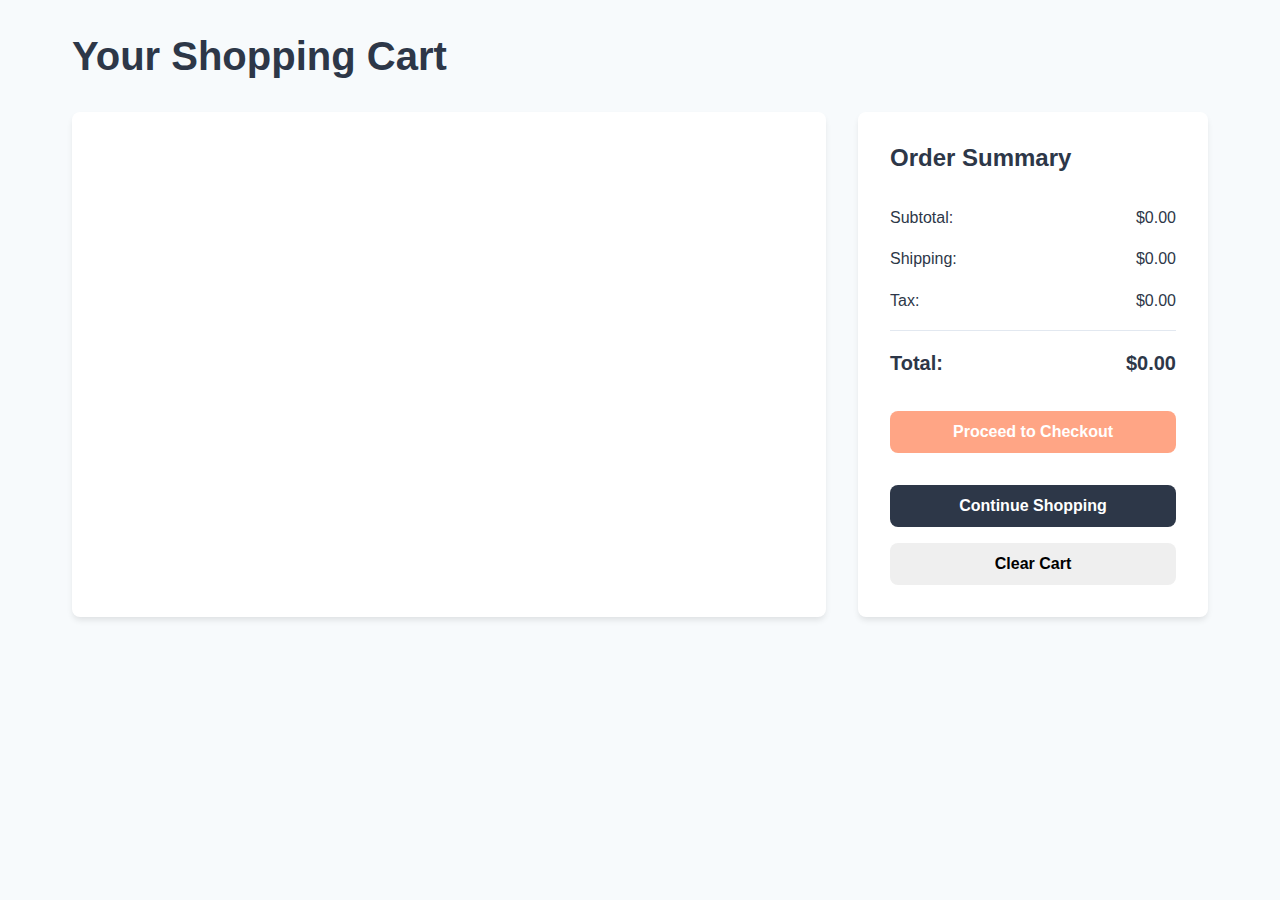
<file: frontend/pages/cart.html>
<!DOCTYPE html>
<html lang="en">
<head>
    <meta charset="UTF-8">
    <meta name="viewport" content="width=device-width, initial-scale=1.0">
    <title>Cart - BEAST Tech & Gaming</title>
    <link rel="stylesheet" href="../css/style.css">
</head>
<body>
    <div id="header"></div>

    <main class="cart-container">
        <h1>Your Shopping Cart</h1>
        
        <div class="cart-layout">
            <div class="cart-items">
                <div id="cartItemsList">
                    <!-- Cart items loaded dynamically -->
                </div>
                
                <div class="cart-empty" id="emptyCartMessage" style="display: none;">
                    <h3>Your cart is empty</h3>
                    <p>Start building your BEAST!</p>
                    <button class="btn btn-primary" onclick="location.href='pc-builder.html'">
                        Start PC Builder
                    </button>
                </div>
            </div>
            
            <div class="cart-summary">
                <h3>Order Summary</h3>
                <div class="summary-details">
                    <div class="summary-line">
                        <span>Subtotal:</span>
                        <span id="summarySubtotal">$0.00</span>
                    </div>
                    <div class="summary-line">
                        <span>Shipping:</span>
                        <span id="summaryShipping">$0.00</span>
                    </div>
                    <div class="summary-line">
                        <span>Tax:</span>
                        <span id="summaryTax">$0.00</span>
                    </div>
                    <div class="summary-line total">
                        <span>Total:</span>
                        <span id="summaryTotal">$0.00</span>
                    </div>
                </div>
                
                <button class="btn btn-primary btn-full" id="checkoutBtn" disabled>
                    Proceed to Checkout
                </button>
                
                <div class="cart-actions">
                    <button class="btn btn-secondary" onclick="location.href='products.html'">
                        Continue Shopping
                    </button>
                    <button class="btn btn-link" id="clearCartBtn">
                        Clear Cart
                    </button>
                </div>
            </div>
        </div>
    </main>

    <div id="footer"></div>

    <script src="../js/cart.js"></script>
    <script>
        document.getElementById('header').innerHTML = await fetch('../components/header.html').then(r => r.text());
        document.getElementById('footer').innerHTML = await fetch('../components/footer.html').then(r => r.text());
        loadCart();
    </script>
</body>
</html>
</file>
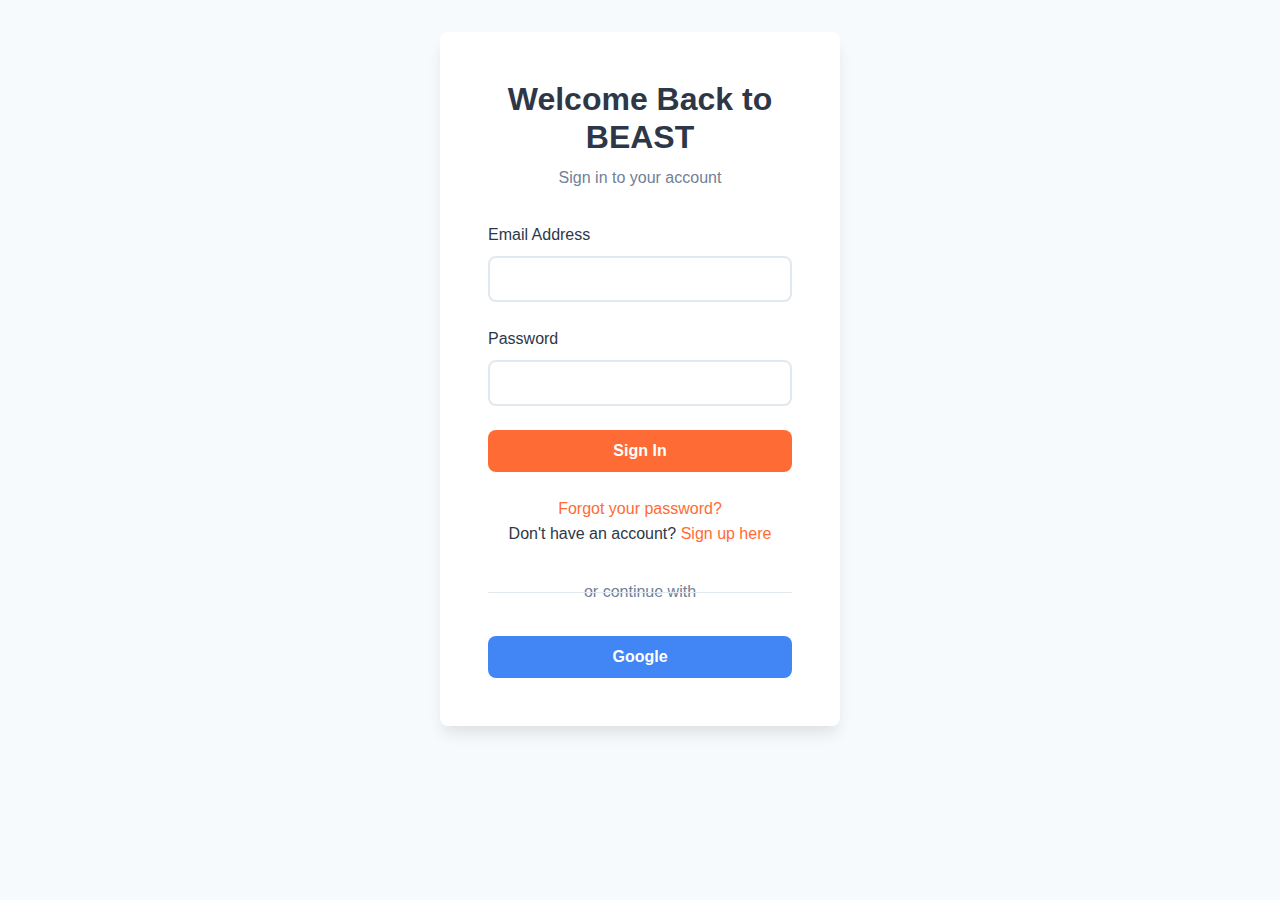
<file: frontend/pages/login.html>
<!DOCTYPE html>
<html lang="en">
<head>
    <meta charset="UTF-8">
    <meta name="viewport" content="width=device-width, initial-scale=1.0">
    <title>Login - BEAST Tech & Gaming</title>
    <link rel="stylesheet" href="../css/style.css">
</head>
<body>
    <div id="header"></div>

    <main class="auth-container">
        <div class="auth-form">
            <h2>Welcome Back to BEAST</h2>
            <p>Sign in to your account</p>
            
            <form id="loginForm">
                <div class="form-group">
                    <label for="email">Email Address</label>
                    <input type="email" id="email" name="email" required>
                </div>
                
                <div class="form-group">
                    <label for="password">Password</label>
                    <input type="password" id="password" name="password" required>
                </div>
                
                <button type="submit" class="btn btn-primary btn-full">Sign In</button>
                
                <div class="auth-links">
                    <a href="forgot-password.html">Forgot your password?</a>
                    <p>Don't have an account? <a href="signup.html">Sign up here</a></p>
                </div>
            </form>
            
            <div class="auth-divider">
                <span>or continue with</span>
            </div>
            
            <button class="btn btn-google">Google</button>
        </div>
    </main>

    <div id="footer"></div>

    <script src="../js/auth.js"></script>
    <script>
        document.getElementById('header').innerHTML = await fetch('../components/header.html').then(r => r.text());
        document.getElementById('footer').innerHTML = await fetch('../components/footer.html').then(r => r.text());
    </script>
</body>
</html>
</file>
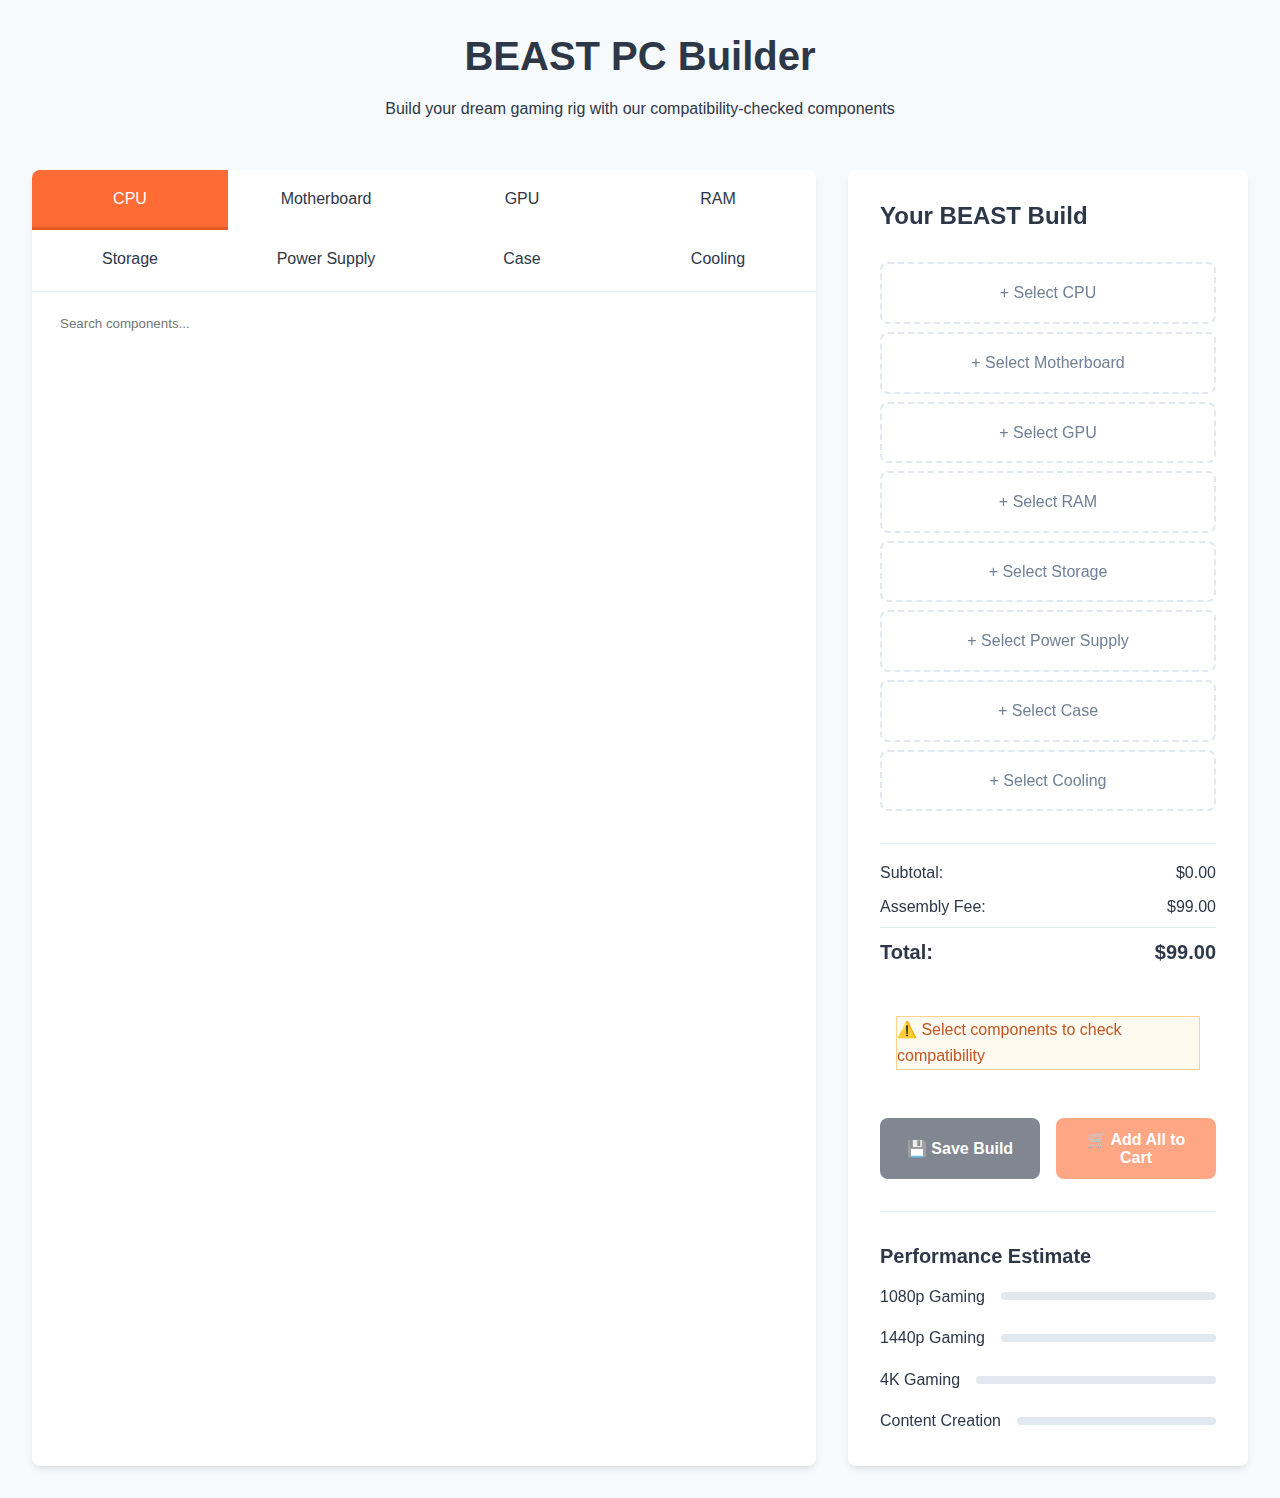
<file: frontend/pages/pc-builder.html>
<!DOCTYPE html>
<html lang="en">
<head>
    <meta charset="UTF-8">
    <meta name="viewport" content="width=device-width, initial-scale=1.0">
    <title>PC Builder - BEAST Tech & Gaming</title>
    <link rel="stylesheet" href="../css/style.css">
</head>
<body>
    <div id="header"></div>

    <main class="pc-builder-container">
        <div class="builder-header">
            <h1>BEAST PC Builder</h1>
            <p>Build your dream gaming rig with our compatibility-checked components</p>
        </div>

        <div class="builder-layout">
            <!-- Component Selection Sidebar -->
            <div class="components-sidebar">
                <div class="component-categories">
                    <div class="category active" data-category="cpu">CPU</div>
                    <div class="category" data-category="motherboard">Motherboard</div>
                    <div class="category" data-category="gpu">GPU</div>
                    <div class="category" data-category="ram">RAM</div>
                    <div class="category" data-category="storage">Storage</div>
                    <div class="category" data-category="psu">Power Supply</div>
                    <div class="category" data-category="case">Case</div>
                    <div class="category" data-category="cooling">Cooling</div>
                </div>

                <div class="components-list">
                    <div class="search-box">
                        <input type="text" id="componentSearch" placeholder="Search components...">
                    </div>
                    <div id="componentsGrid" class="components-grid">
                        <!-- Components loaded dynamically -->
                    </div>
                </div>
            </div>

            <!-- Build Preview & Summary -->
            <div class="build-preview">
                <div class="build-summary">
                    <h3>Your BEAST Build</h3>
                    <div id="buildComponents" class="build-components">
                        <div class="build-item empty" data-component="cpu">
                            <span>+ Select CPU</span>
                        </div>
                        <div class="build-item empty" data-component="motherboard">
                            <span>+ Select Motherboard</span>
                        </div>
                        <div class="build-item empty" data-component="gpu">
                            <span>+ Select GPU</span>
                        </div>
                        <div class="build-item empty" data-component="ram">
                            <span>+ Select RAM</span>
                        </div>
                        <div class="build-item empty" data-component="storage">
                            <span>+ Select Storage</span>
                        </div>
                        <div class="build-item empty" data-component="psu">
                            <span>+ Select Power Supply</span>
                        </div>
                        <div class="build-item empty" data-component="case">
                            <span>+ Select Case</span>
                        </div>
                        <div class="build-item empty" data-component="cooling">
                            <span>+ Select Cooling</span>
                        </div>
                    </div>

                    <div class="build-total">
                        <div class="total-line">
                            <span>Subtotal:</span>
                            <span id="subtotal">$0.00</span>
                        </div>
                        <div class="total-line">
                            <span>Assembly Fee:</span>
                            <span id="assemblyFee">$99.00</span>
                        </div>
                        <div class="total-line final">
                            <span>Total:</span>
                            <span id="totalPrice">$99.00</span>
                        </div>
                    </div>

                    <div class="compatibility-status">
                        <div id="compatibilityCheck" class="compatibility-warning">
                            ⚠️ Select components to check compatibility
                        </div>
                    </div>

                    <div class="build-actions">
                        <button class="btn btn-secondary" id="saveBuildBtn" disabled>
                            💾 Save Build
                        </button>
                        <button class="btn btn-primary" id="addToCartBtn" disabled>
                            🛒 Add All to Cart
                        </button>
                    </div>
                </div>

                <!-- Performance Estimates -->
                <div class="performance-estimates">
                    <h4>Performance Estimate</h4>
                    <div class="performance-metrics">
                        <div class="metric">
                            <span>1080p Gaming</span>
                            <div class="metric-bar">
                                <div class="metric-fill" id="metric1080p" style="width: 0%"></div>
                            </div>
                        </div>
                        <div class="metric">
                            <span>1440p Gaming</span>
                            <div class="metric-bar">
                                <div class="metric-fill" id="metric1440p" style="width: 0%"></div>
                            </div>
                        </div>
                        <div class="metric">
                            <span>4K Gaming</span>
                            <div class="metric-bar">
                                <div class="metric-fill" id="metric4k" style="width: 0%"></div>
                            </div>
                        </div>
                        <div class="metric">
                            <span>Content Creation</span>
                            <div class="metric-bar">
                                <div class="metric-fill" id="metricCreation" style="width: 0%"></div>
                            </div>
                        </div>
                    </div>
                </div>
            </div>
        </div>

        <!-- Saved Builds Modal -->
        <div id="savedBuildsModal" class="modal">
            <div class="modal-content">
                <span class="close">&times;</span>
                <h3>Your Saved Builds</h3>
                <div id="savedBuildsList" class="saved-builds-list">
                    <!-- Saved builds loaded here -->
                </div>
            </div>
        </div>
    </main>

    <div id="footer"></div>

    <script src="../js/pc-builder.js"></script>
    <script>
        document.getElementById('header').innerHTML = await fetch('../components/header.html').then(r => r.text());
        document.getElementById('footer').innerHTML = await fetch('../components/footer.html').then(r => r.text());
        initializePCBuilder();
    </script>
</body>
</html>
</file>
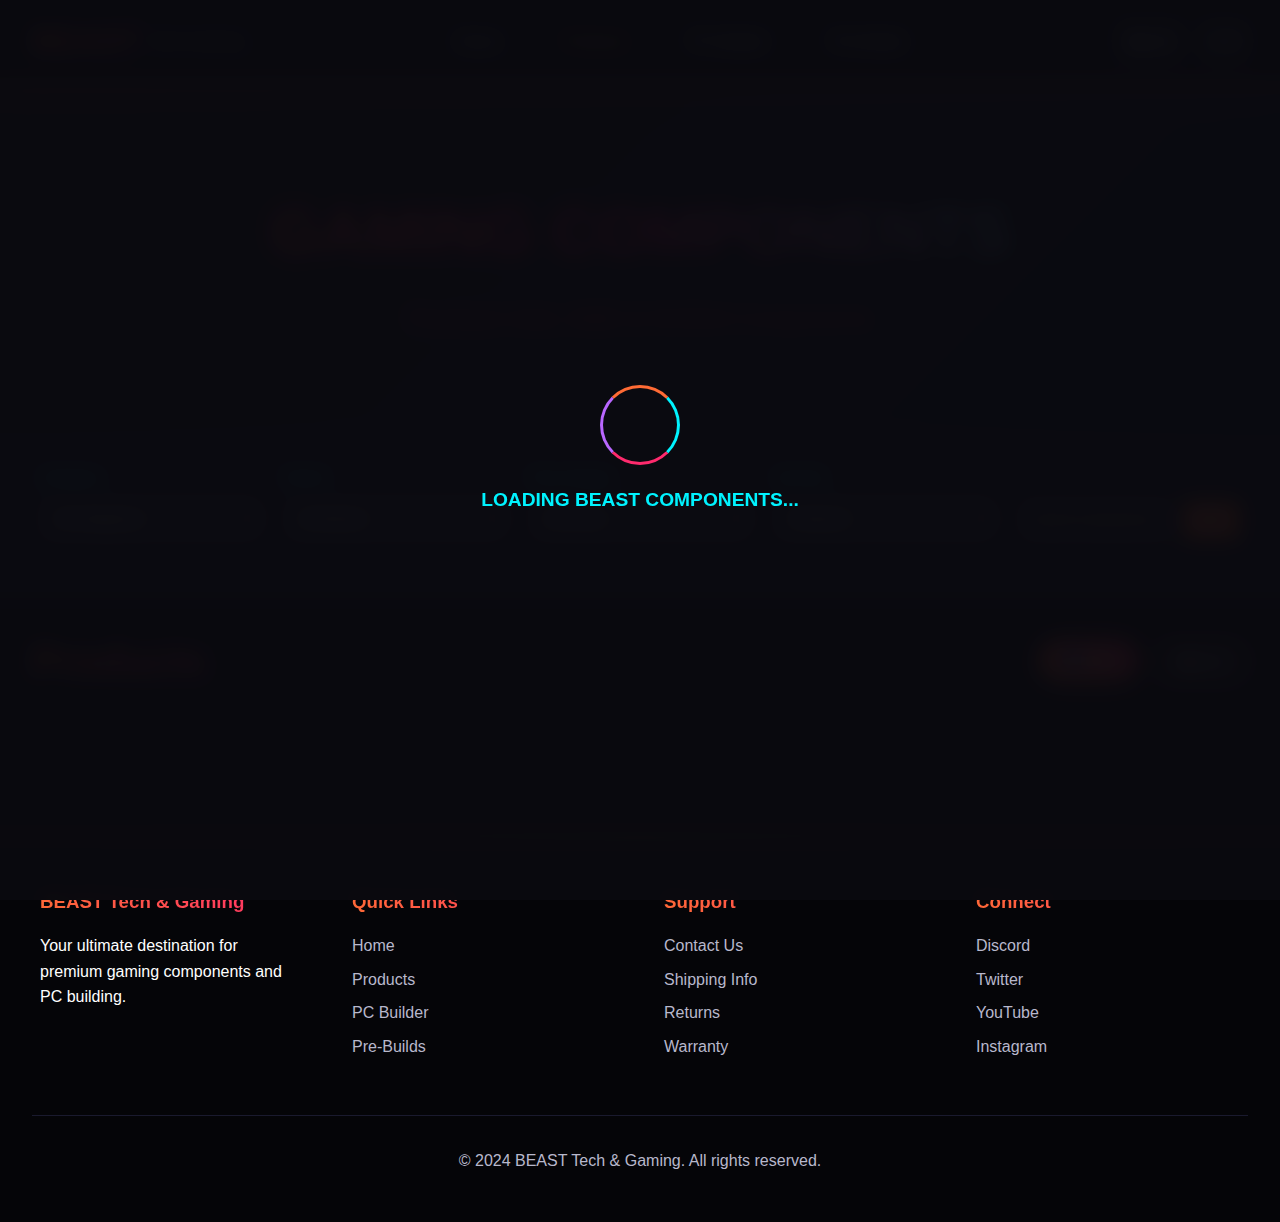
<file: frontend/pages/products.html>
<!DOCTYPE html>
<html lang="en">
<head>
    <meta charset="UTF-8">
    <meta name="viewport" content="width=device-width, initial-scale=1.0">
    <title>Products - BEAST Tech & Gaming</title>
    <style>
        /* ===== RESET & BASE STYLES ===== */
        * {
            margin: 0;
            padding: 0;
            box-sizing: border-box;
        }

        :root {
            --neon-blue: #00f3ff;
            --neon-purple: #b967ff;
            --neon-pink: #ff2a6d;
            --neon-green: #00ff9d;
            --neon-orange: #ff6b35;
            --dark-bg: #0a0a0f;
            --darker-bg: #050508;
            --card-bg: #1a1a2e;
            --card-hover: #252542;
            --text-primary: #ffffff;
            --text-secondary: #b8b8cc;
        }

        body {
            font-family: 'Segoe UI', Tahoma, Geneva, Verdana, sans-serif;
            background: var(--dark-bg);
            color: var(--text-primary);
            line-height: 1.6;
            overflow-x: hidden;
        }

        /* ===== ANIMATIONS ===== */
        @keyframes fadeInUp {
            from {
                opacity: 0;
                transform: translateY(50px);
            }
            to {
                opacity: 1;
                transform: translateY(0);
            }
        }

        @keyframes slideInRight {
            from {
                opacity: 0;
                transform: translateX(100px);
            }
            to {
                opacity: 1;
                transform: translateX(0);
            }
        }

        @keyframes rgb {
            0% { background-position: 0% 50%; }
            50% { background-position: 100% 50%; }
            100% { background-position: 0% 50%; }
        }

        @keyframes glow {
            0%, 100% { box-shadow: 0 0 5px var(--neon-orange); }
            50% { box-shadow: 0 0 20px var(--neon-orange), 0 0 30px var(--neon-orange); }
        }

        @keyframes pulse {
            0%, 100% { opacity: 1; }
            50% { opacity: 0.7; }
        }

        @keyframes spin {
            0% { transform: rotate(0deg); }
            100% { transform: rotate(360deg); }
        }

        @keyframes float {
            0%, 100% { transform: translateY(0px); }
            50% { transform: translateY(-10px); }
        }

        /* ===== HEADER STYLES ===== */
        .header {
            background: rgba(10, 10, 15, 0.95);
            backdrop-filter: blur(10px);
            border-bottom: 2px solid var(--neon-orange);
            box-shadow: 0 0 30px rgba(255, 107, 53, 0.3);
            position: sticky;
            top: 0;
            z-index: 1000;
        }

        .nav {
            display: flex;
            align-items: center;
            justify-content: space-between;
            padding: 1rem 2rem;
            max-width: 1400px;
            margin: 0 auto;
        }

        .nav-brand {
            display: flex;
            align-items: center;
            gap: 8px;
        }

        .logo {
            font-size: 2rem;
            font-weight: 900;
            background: linear-gradient(45deg, var(--neon-orange), var(--neon-pink));
            -webkit-background-clip: text;
            -webkit-text-fill-color: transparent;
            background-clip: text;
            text-decoration: none;
            font-family: 'Arial Black', sans-serif;
        }

        .logo-subtitle {
            font-size: 0.875rem;
            opacity: 0.8;
            color: var(--text-secondary);
        }

        .nav-links {
            display: flex;
            gap: 2rem;
        }

        .nav-links a {
            color: var(--text-primary);
            text-decoration: none;
            font-weight: 500;
            transition: all 0.3s ease;
            padding: 8px 16px;
            border-radius: 4px;
            position: relative;
        }

        .nav-links a::before {
            content: '';
            position: absolute;
            bottom: -2px;
            left: 50%;
            width: 0;
            height: 2px;
            background: linear-gradient(90deg, var(--neon-orange), var(--neon-pink));
            transition: all 0.3s ease;
            transform: translateX(-50%);
        }

        .nav-links a:hover::before {
            width: 80%;
        }

        .nav-links a.active {
            color: var(--neon-orange);
        }

        .nav-actions {
            display: flex;
            align-items: center;
            gap: 1rem;
        }

        .action-icons {
            display: flex;
            gap: 1rem;
        }

        .icon-link {
            color: var(--text-primary);
            text-decoration: none;
            padding: 8px;
            border-radius: 8px;
            transition: all 0.3s ease;
            background: rgba(255, 255, 255, 0.1);
        }

        .icon-link:hover {
            background: rgba(255, 107, 53, 0.2);
            transform: translateY(-2px);
        }

        /* ===== HERO SECTION ===== */
        .products-hero {
            background: linear-gradient(
                135deg,
                rgba(255, 107, 53, 0.1) 0%,
                rgba(185, 103, 255, 0.1) 50%,
                rgba(0, 243, 255, 0.1) 100%
            );
            padding: 6rem 2rem;
            text-align: center;
            position: relative;
            overflow: hidden;
        }

        .hero-content h1 {
            font-size: 4rem;
            margin-bottom: 1rem;
            background: linear-gradient(45deg, var(--neon-orange), var(--neon-pink), var(--neon-blue));
            -webkit-background-clip: text;
            -webkit-text-fill-color: transparent;
            background-clip: text;
            animation: float 3s ease-in-out infinite;
            font-family: 'Arial Black', sans-serif;
        }

        .rgb-text {
            background: linear-gradient(45deg, var(--neon-orange), var(--neon-pink), var(--neon-blue), var(--neon-purple));
            -webkit-background-clip: text;
            -webkit-text-fill-color: transparent;
            background-clip: text;
            background-size: 300% 300%;
            animation: rgb 3s ease infinite;
            font-size: 1.5rem;
        }

        /* ===== FILTERS SECTION ===== */
        .products-controls {
            background: var(--card-bg);
            border-bottom: 1px solid rgba(255, 107, 53, 0.3);
            padding: 2rem;
        }

        .controls-container {
            display: grid;
            grid-template-columns: repeat(auto-fit, minmax(200px, 1fr));
            gap: 1.5rem;
            max-width: 1200px;
            margin: 0 auto;
        }

        .filter-group label {
            display: block;
            margin-bottom: 0.5rem;
            color: var(--neon-blue);
            font-weight: 600;
            font-size: 0.9rem;
        }

        .cyber-select, .cyber-input {
            width: 100%;
            padding: 12px;
            background: rgba(255, 255, 255, 0.1);
            border: 1px solid rgba(255, 107, 53, 0.3);
            border-radius: 8px;
            color: var(--text-primary);
            font-family: inherit;
            transition: all 0.3s ease;
        }

        .cyber-select:focus, .cyber-input:focus {
            outline: none;
            border-color: var(--neon-orange);
            box-shadow: 0 0 15px rgba(255, 107, 53, 0.3);
        }

        .cyber-select option {
            background: var(--card-bg);
            color: var(--text-primary);
        }

        .search-group {
            display: flex;
            gap: 0.5rem;
            align-items: end;
        }

        .cyber-search-btn {
            background: var(--neon-orange);
            border: none;
            border-radius: 8px;
            padding: 12px 20px;
            cursor: pointer;
            transition: all 0.3s ease;
            color: white;
            font-weight: 600;
        }

        .cyber-search-btn:hover {
            background: var(--neon-pink);
            transform: scale(1.05);
            box-shadow: 0 0 20px rgba(255, 107, 53, 0.5);
        }

        .active-filters {
            max-width: 1200px;
            margin: 1.5rem auto 0;
            display: flex;
            flex-wrap: wrap;
            gap: 0.8rem;
            align-items: center;
            animation: slideInRight 0.5s ease-out;
        }

        .active-filter {
            background: rgba(255, 107, 53, 0.2);
            border: 1px solid var(--neon-orange);
            border-radius: 20px;
            padding: 0.6rem 1.2rem;
            display: flex;
            align-items: center;
            gap: 0.8rem;
            font-size: 0.9rem;
            animation: fadeInUp 0.3s ease-out;
        }

        .active-filter button {
            background: none;
            border: none;
            color: var(--neon-orange);
            cursor: pointer;
            font-size: 1.2rem;
            transition: transform 0.3s ease;
        }

        .active-filter button:hover {
            transform: scale(1.2);
        }

        .clear-all {
            background: transparent;
            border: 1px solid var(--neon-blue);
            color: var(--neon-blue);
            border-radius: 20px;
            padding: 0.6rem 1.2rem;
            cursor: pointer;
            font-size: 0.9rem;
            transition: all 0.3s ease;
        }

        .clear-all:hover {
            background: var(--neon-blue);
            color: var(--dark-bg);
            transform: translateY(-2px);
        }

        /* ===== PRODUCTS GRID ===== */
        .products-main {
            max-width: 1400px;
            margin: 0 auto;
            padding: 2rem;
        }

        .products-header {
            display: flex;
            justify-content: space-between;
            align-items: center;
            margin-bottom: 3rem;
        }

        .products-header h2 {
            font-size: 2.5rem;
            background: linear-gradient(45deg, var(--neon-orange), var(--neon-pink));
            -webkit-background-clip: text;
            -webkit-text-fill-color: transparent;
            background-clip: text;
        }

        .view-options {
            display: flex;
            gap: 1rem;
        }

        .view-btn {
            padding: 12px 24px;
            background: rgba(255, 255, 255, 0.1);
            border: 1px solid var(--neon-orange);
            color: var(--text-primary);
            border-radius: 25px;
            cursor: pointer;
            transition: all 0.3s ease;
            font-weight: 600;
            backdrop-filter: blur(10px);
        }

        .view-btn.active, .view-btn:hover {
            background: linear-gradient(45deg, var(--neon-orange), var(--neon-pink));
            transform: translateY(-2px);
            box-shadow: 0 5px 15px rgba(255, 107, 53, 0.4);
        }

        .products-grid {
            display: grid;
            grid-template-columns: repeat(auto-fill, minmax(300px, 1fr));
            gap: 2rem;
        }

        .list-view .products-grid {
            grid-template-columns: 1fr;
        }

        .product-card {
            background: linear-gradient(145deg, var(--card-bg), #16213e);
            border: 1px solid transparent;
            border-radius: 20px;
            overflow: hidden;
            transition: all 0.4s cubic-bezier(0.175, 0.885, 0.32, 1.275);
            animation: fadeInUp 0.8s ease-out;
            opacity: 0;
            animation-fill-mode: forwards;
            position: relative;
        }

        .product-card::before {
            content: '';
            position: absolute;
            top: -2px;
            left: -2px;
            right: -2px;
            bottom: -2px;
            background: linear-gradient(45deg, var(--neon-orange), var(--neon-pink), var(--neon-blue), var(--neon-purple));
            border-radius: 22px;
            z-index: -1;
            opacity: 0;
            transition: opacity 0.4s ease;
        }

        .product-card:hover::before {
            opacity: 1;
            animation: rgb 3s linear infinite;
        }

        .product-card:hover {
            transform: translateY(-15px) scale(1.02);
            box-shadow: 0 25px 50px rgba(0, 0, 0, 0.5);
        }

        .list-view .product-card {
            display: grid;
            grid-template-columns: 200px 1fr auto;
            gap: 2rem;
            padding: 2rem;
            align-items: center;
            animation: slideInRight 0.6s ease-out;
        }

        .product-image {
            position: relative;
            overflow: hidden;
        }

        .product-image img {
            width: 100%;
            height: 220px;
            object-fit: cover;
            transition: all 0.5s ease;
            filter: brightness(0.9);
        }

        .product-card:hover .product-image img {
            transform: scale(1.1);
            filter: brightness(1.1);
        }

        .list-view .product-image {
            height: 150px;
            border-radius: 10px;
            overflow: hidden;
        }

        .list-view .product-image img {
            height: 100%;
        }

        .product-badges {
            position: absolute;
            top: 15px;
            left: 15px;
            display: flex;
            flex-direction: column;
            gap: 0.8rem;
            z-index: 2;
        }

        .badge {
            padding: 6px 12px;
            border-radius: 15px;
            font-size: 0.7rem;
            font-weight: bold;
            text-transform: uppercase;
            letter-spacing: 0.5px;
            backdrop-filter: blur(10px);
            border: 1px solid transparent;
            animation: badgePulse 2s infinite;
        }

        @keyframes badgePulse {
            0%, 100% { transform: scale(1); }
            50% { transform: scale(1.05); }
        }

        .badge.new {
            background: linear-gradient(45deg, rgba(0, 255, 157, 0.3), rgba(0, 255, 157, 0.1));
            color: var(--neon-green);
            border-color: var(--neon-green);
            animation: glowGreen 2s infinite;
        }

        @keyframes glowGreen {
            0%, 100% { box-shadow: 0 0 5px var(--neon-green); }
            50% { box-shadow: 0 0 20px var(--neon-green), 0 0 30px var(--neon-green); }
        }

        .badge.trending {
            background: linear-gradient(45deg, rgba(255, 107, 53, 0.3), rgba(255, 107, 53, 0.1));
            color: var(--neon-orange);
            border-color: var(--neon-orange);
            animation: glow 2s infinite;
        }

        .badge.in-stock {
            background: linear-gradient(45deg, rgba(72, 187, 120, 0.3), rgba(72, 187, 120, 0.1));
            color: #48bb78;
            border-color: #48bb78;
        }

        .badge.low-stock {
            background: linear-gradient(45deg, rgba(245, 101, 101, 0.3), rgba(245, 101, 101, 0.1));
            color: #f56565;
            border-color: #f56565;
            animation: pulse 1.5s infinite;
        }

        .product-info {
            padding: 1.5rem;
            position: relative;
            z-index: 2;
        }

        .list-view .product-info {
            padding: 0;
        }

        .product-category {
            color: var(--neon-blue);
            font-size: 0.8rem;
            font-weight: 600;
            text-transform: uppercase;
            letter-spacing: 1px;
            display: block;
            margin-bottom: 0.5rem;
        }

        .product-name {
            font-size: 1.3rem;
            margin-bottom: 0.5rem;
            line-height: 1.3;
        }

        .product-brand {
            color: var(--neon-orange);
            font-size: 0.9rem;
            font-weight: 600;
            display: block;
            margin-bottom: 1rem;
        }

        .product-specs {
            color: var(--text-secondary);
            font-size: 0.9rem;
            margin: 1rem 0;
            min-height: 40px;
        }

        .product-price {
            font-size: 1.8rem;
            font-weight: bold;
            background: linear-gradient(45deg, var(--neon-orange), var(--neon-pink));
            -webkit-background-clip: text;
            -webkit-text-fill-color: transparent;
            background-clip: text;
            margin: 1rem 0;
        }

        .product-rating {
            display: flex;
            align-items: center;
            gap: 0.5rem;
            margin: 1rem 0;
        }

        .stars {
            color: #ffd700;
        }

        .rating-count {
            color: var(--text-secondary);
            font-size: 0.9rem;
        }

        .product-footer {
            padding: 0 1.5rem 1.5rem;
            display: flex;
            flex-direction: column;
            gap: 0.8rem;
        }

        .list-view .product-footer {
            grid-column: 1 / -1;
            flex-direction: row;
            justify-content: center;
            padding: 1.5rem 0 0;
        }

        .btn {
            padding: 12px 24px;
            background: linear-gradient(45deg, var(--neon-orange), var(--neon-pink));
            color: white;
            border: none;
            border-radius: 25px;
            cursor: pointer;
            transition: all 0.3s cubic-bezier(0.175, 0.885, 0.32, 1.275);
            font-weight: 600;
            text-transform: uppercase;
            letter-spacing: 0.5px;
            position: relative;
            overflow: hidden;
        }

        .btn::before {
            content: '';
            position: absolute;
            top: 0;
            left: -100%;
            width: 100%;
            height: 100%;
            background: linear-gradient(45deg, var(--neon-blue), var(--neon-purple));
            transition: left 0.5s ease;
            z-index: -1;
        }

        .btn:hover::before {
            left: 0;
        }

        .btn:hover {
            transform: translateY(-3px) scale(1.05);
            box-shadow: 0 10px 25px rgba(255, 107, 53, 0.4);
        }

        .btn:active {
            transform: translateY(1px) scale(0.98);
        }

        .btn-outline {
            background: transparent;
            border: 2px solid var(--neon-blue);
            color: var(--neon-blue);
        }

        .btn-outline:hover {
            background: var(--neon-blue);
            color: var(--dark-bg);
        }

        .btn-full {
            width: 100%;
        }

        /* ===== LOADING & TOAST ===== */
        .loading-overlay {
            position: fixed;
            top: 0;
            left: 0;
            width: 100%;
            height: 100%;
            background: rgba(10, 10, 15, 0.95);
            display: flex;
            flex-direction: column;
            justify-content: center;
            align-items: center;
            z-index: 9999;
            backdrop-filter: blur(10px);
        }

        .cyber-loader {
            width: 80px;
            height: 80px;
            border: 3px solid transparent;
            border-top: 3px solid var(--neon-orange);
            border-right: 3px solid var(--neon-blue);
            border-bottom: 3px solid var(--neon-pink);
            border-left: 3px solid var(--neon-purple);
            border-radius: 50%;
            animation: spin 1.5s linear infinite, rgb 3s linear infinite;
        }

        .loading-text {
            margin-top: 20px;
            color: var(--neon-blue);
            font-size: 1.2rem;
            font-weight: 600;
            animation: pulse 2s infinite;
        }

        .toast {
            position: fixed;
            top: 20px;
            right: 20px;
            background: linear-gradient(145deg, var(--card-bg), #16213e);
            border: 1px solid var(--neon-green);
            border-radius: 15px;
            padding: 1rem 1.5rem;
            color: white;
            z-index: 10000;
            transform: translateX(400px);
            transition: transform 0.5s cubic-bezier(0.175, 0.885, 0.32, 1.275);
            backdrop-filter: blur(10px);
            box-shadow: 0 10px 30px rgba(0, 0, 0, 0.5);
        }

        .toast.show {
            transform: translateX(0);
        }

        .toast.success {
            border-color: var(--neon-green);
        }

        .toast.error {
            border-color: #f56565;
        }

        /* ===== FOOTER ===== */
        .footer {
            background: var(--darker-bg);
            border-top: 2px solid var(--neon-orange);
            padding: 3rem 2rem;
            margin-top: 4rem;
            position: relative;
        }

        .footer::before {
            content: '';
            position: absolute;
            top: 0;
            left: 0;
            right: 0;
            height: 1px;
            background: linear-gradient(90deg, transparent, var(--neon-orange), transparent);
        }

        .footer-content {
            max-width: 1200px;
            margin: 0 auto;
            display: grid;
            grid-template-columns: repeat(auto-fit, minmax(250px, 1fr));
            gap: 3rem;
        }

        .footer-section h3 {
            background: linear-gradient(45deg, var(--neon-orange), var(--neon-pink));
            -webkit-background-clip: text;
            -webkit-text-fill-color: transparent;
            background-clip: text;
            margin-bottom: 1rem;
        }

        .footer-section a {
            color: var(--text-secondary);
            text-decoration: none;
            display: block;
            margin-bottom: 0.5rem;
            transition: color 0.3s ease;
        }

        .footer-section a:hover {
            color: var(--neon-orange);
        }

        .footer-bottom {
            text-align: center;
            margin-top: 3rem;
            padding-top: 2rem;
            border-top: 1px solid var(--card-bg);
            color: var(--text-secondary);
        }

        /* ===== RESPONSIVE DESIGN ===== */
        @media (max-width: 768px) {
            .nav {
                flex-direction: column;
                gap: 1rem;
                padding: 1rem;
            }

            .nav-links {
                gap: 1rem;
            }

            .hero-content h1 {
                font-size: 2.5rem;
            }

            .controls-container {
                grid-template-columns: 1fr;
            }

            .products-header {
                flex-direction: column;
                gap: 1rem;
                align-items: flex-start;
            }

            .list-view .product-card {
                grid-template-columns: 1fr;
                text-align: center;
            }

            .list-view .product-footer {
                flex-direction: column;
            }
        }

        @media (max-width: 480px) {
            .products-grid {
                grid-template-columns: 1fr;
            }

            .product-card {
                margin: 0 1rem;
            }
        }
    </style>
</head>
<body>
    <!-- Header -->
    <header class="header">
        <nav class="nav">
            <div class="nav-brand">
                <a href="index.html" class="logo">BEAST</a>
                <span class="logo-subtitle">Tech & Gaming</span>
            </div>
            
            <div class="nav-links">
                <a href="index.html">Home</a>
                <a href="products.html" class="active">Products</a>
                <a href="pc-builder.html">PC Builder</a>
                <a href="pre-builds.html">Pre-Builds</a>
            </div>
            
            <div class="nav-actions">
                <div class="action-icons">
                    <a href="login.html" class="icon-link">Sign In</a>
                    <a href="cart.html" class="icon-link">🛒 <span id="cartCount">0</span></a>
                </div>
            </div>
        </nav>
    </header>

    <!-- Loading Overlay -->
    <div id="loadingOverlay" class="loading-overlay">
        <div class="cyber-loader"></div>
        <div class="loading-text">LOADING BEAST COMPONENTS...</div>
    </div>

    <main class="products-page">
        <!-- Hero Section -->
        <section class="products-hero">
            <div class="hero-content">
                <h1>GAMING COMPONENTS</h1>
                <p class="rgb-text">Premium Intel, AMD & NVIDIA Components</p>
            </div>
        </section>

        <!-- Filters Section -->
        <section class="products-controls">
            <div class="controls-container">
                <div class="filter-group">
                    <label>Category</label>
                    <select id="categoryFilter" class="cyber-select">
                        <option value="">All Categories</option>
                        <option value="cpu">Processors</option>
                        <option value="gpu">Graphics Cards</option>
                        <option value="motherboard">Motherboards</option>
                        <option value="ram">Memory</option>
                        <option value="storage">Storage</option>
                        <option value="psu">Power Supply</option>
                        <option value="case">Cases</option>
                        <option value="cooling">Cooling</option>
                    </select>
                </div>

                <div class="filter-group">
                    <label>Brand</label>
                    <select id="brandFilter" class="cyber-select">
                        <option value="">All Brands</option>
                        <option value="amd">AMD</option>
                        <option value="intel">Intel</option>
                        <option value="nvidia">NVIDIA</option>
                        <option value="asus">ASUS</option>
                        <option value="msi">MSI</option>
                        <option value="gigabyte">Gigabyte</option>
                        <option value="corsair">Corsair</option>
                        <option value="seasonic">Seasonic</option>
                        <option value="samsung">Samsung</option>
                    </select>
                </div>

                <div class="filter-group">
                    <label>Price Range</label>
                    <select id="priceFilter" class="cyber-select">
                        <option value="">All Prices</option>
                        <option value="0-100">Under $100</option>
                        <option value="100-300">$100 - $300</option>
                        <option value="300-500">$300 - $500</option>
                        <option value="500-1000">$500 - $1000</option>
                        <option value="1000-9999">Over $1000</option>
                    </select>
                </div>

                <div class="filter-group">
                    <label>Sort By</label>
                    <select id="sortFilter" class="cyber-select">
                        <option value="featured">Featured</option>
                        <option value="price_asc">Price: Low to High</option>
                        <option value="price_desc">Price: High to Low</option>
                        <option value="name_asc">Name: A to Z</option>
                        <option value="name_desc">Name: Z to A</option>
                        <option value="newest">Newest First</option>
                    </select>
                </div>

                <div class="search-group">
                    <input type="text" id="productSearch" placeholder="Search components..." class="cyber-input">
                    <button class="cyber-search-btn" onclick="searchProducts()">🔍</button>
                </div>
            </div>

            <div id="activeFilters" class="active-filters"></div>
        </section>

        <!-- Products Grid -->
        <section class="products-main">
            <div class="products-header">
                <h2 id="productsCount">Products</h2>
                <div class="view-options">
                    <button class="view-btn active" onclick="switchView('grid')">🟦 Grid</button>
                    <button class="view-btn" onclick="switchView('list')">📋 List</button>
                </div>
            </div>

            <div class="products-container">
                <div id="productsGrid" class="products-grid">
                    <!-- Products will be loaded here -->
                </div>
            </div>
        </section>
    </main>

    <!-- Footer -->
    <footer class="footer">
        <div class="footer-content">
            <div class="footer-section">
                <h3>BEAST Tech & Gaming</h3>
                <p>Your ultimate destination for premium gaming components and PC building.</p>
            </div>
            <div class="footer-section">
                <h3>Quick Links</h3>
                <a href="index.html">Home</a>
                <a href="products.html">Products</a>
                <a href="pc-builder.html">PC Builder</a>
                <a href="pre-builds.html">Pre-Builds</a>
            </div>
            <div class="footer-section">
                <h3>Support</h3>
                <a href="contact.html">Contact Us</a>
                <a href="shipping.html">Shipping Info</a>
                <a href="returns.html">Returns</a>
                <a href="warranty.html">Warranty</a>
            </div>
            <div class="footer-section">
                <h3>Connect</h3>
                <a href="#">Discord</a>
                <a href="#">Twitter</a>
                <a href="#">YouTube</a>
                <a href="#">Instagram</a>
            </div>
        </div>
        <div class="footer-bottom">
            <p>&copy; 2024 BEAST Tech & Gaming. All rights reserved.</p>
        </div>
    </footer>

    <script>
        // ===== DEMO PRODUCTS DATA =====
        const demoProducts = [
            // Processors
            {
                id: 'cpu_amd_ryzen9_7950x',
                name: 'AMD Ryzen 9 7950X',
                category: 'cpu',
                brand: 'amd',
                price: 699,
                stock: 15,
                image: 'https://images.unsplash.com/photo-1591799264318-7e6ef8ddb7ea?w=400&h=400&fit=crop',
                specs: '16 Cores • 4.5GHz • AM5',
                isNew: true,
                isTrending: true
            },
            {
                id: 'cpu_intel_i9_14900k',
                name: 'Intel Core i9-14900K',
                category: 'cpu',
                brand: 'intel',
                price: 589,
                stock: 8,
                image: 'https://images.unsplash.com/photo-1591799264318-7e6ef8ddb7ea?w=400&h=400&fit=crop',
                specs: '24 Cores • 3.2GHz • LGA1700',
                isNew: true,
                isTrending: true
            },
            {
                id: 'cpu_amd_ryzen7_7800x3d',
                name: 'AMD Ryzen 7 7800X3D',
                category: 'cpu',
                brand: 'amd',
                price: 449,
                stock: 22,
                image: 'https://images.unsplash.com/photo-1591799264318-7e6ef8ddb7ea?w=400&h=400&fit=crop',
                specs: '8 Cores • 4.2GHz • AM5',
                isNew: false,
                isTrending: true
            },

            // Graphics Cards
            {
                id: 'gpu_nvidia_rtx4090',
                name: 'NVIDIA GeForce RTX 4090',
                category: 'gpu',
                brand: 'nvidia',
                price: 1599,
                stock: 3,
                image: 'https://images.unsplash.com/photo-1591488320449-011701bb6704?w=400&h=400&fit=crop',
                specs: '24GB GDDR6X • PCIe 4.0',
                isNew: true,
                isTrending: true
            },
            {
                id: 'gpu_amd_rx7900xtx',
                name: 'AMD Radeon RX 7900 XTX',
                category: 'gpu',
                brand: 'amd',
                price: 999,
                stock: 12,
                image: 'https://images.unsplash.com/photo-1591488320449-011701bb6704?w=400&h=400&fit=crop',
                specs: '24GB GDDR6 • PCIe 4.0',
                isNew: true,
                isTrending: true
            },

            // Motherboards
            {
                id: 'mb_asus_x670e',
                name: 'ASUS ROG Crosshair X670E',
                category: 'motherboard',
                brand: 'asus',
                price: 499,
                stock: 10,
                image: 'https://images.unsplash.com/photo-1558618047-3c8c76ca7d13?w=400&h=400&fit=crop',
                specs: 'AM5 • DDR5 • ATX',
                isNew: true,
                isTrending: true
            },

            // Memory
            {
                id: 'ram_corsair_ddr5_32',
                name: 'Corsair Dominator Platinum RGB 32GB',
                category: 'ram',
                brand: 'corsair',
                price: 189,
                stock: 30,
                image: 'https://images.unsplash.com/photo-1587825140708-dfaf72ae4b04?w=400&h=400&fit=crop',
                specs: '32GB • 6000MHz • DDR5',
                isNew: true,
                isTrending: true
            },

            // Storage
            {
                id: 'ssd_samsung_990_2tb',
                name: 'Samsung 990 Pro 2TB NVMe',
                category: 'storage',
                brand: 'samsung',
                price: 179,
                stock: 25,
                image: 'https://images.unsplash.com/photo-1592899677977-9c10ca588bbd?w=400&h=400&fit=crop',
                specs: '2TB • NVMe PCIe 4.0',
                isNew: true,
                isTrending: true
            },

            // Power Supply
            {
                id: 'psu_seasonic_1200',
                name: 'Seasonic Prime TX-1200',
                category: 'psu',
                brand: 'seasonic',
                price: 299,
                stock: 8,
                image: 'https://images.unsplash.com/photo-1565374555486-36e35c2faded?w=400&h=400&fit=crop',
                specs: '1200W • 80+ Titanium',
                isNew: true,
                isTrending: true
            },

            // Cases
            {
                id: 'case_lianli_o11',
                name: 'Lian Li O11 Dynamic EVO',
                category: 'case',
                brand: 'lianli',
                price: 159,
                stock: 20,
                image: 'https://images.unsplash.com/photo-1531297484001-80022131f5a1?w=400&h=400&fit=crop',
                specs: 'Mid Tower • Dual Chamber',
                isNew: true,
                isTrending: true
            },

            // Cooling
            {
                id: 'cooling_nzxt_kraken',
                name: 'NZXT Kraken Z73 RGB',
                category: 'cooling',
                brand: 'nzxt',
                price: 279,
                stock: 15,
                image: 'https://images.unsplash.com/photo-1576613109753-4d4c4b5bbb15?w=400&h=400&fit=crop',
                specs: '360mm AIO • LCD Display',
                isNew: true,
                isTrending: true
            }
        ];

        // ===== CART SYSTEM =====
        class CartSystem {
            constructor() {
                this.cart = JSON.parse(localStorage.getItem('beastCart')) || [];
                this.updateCartCount();
            }

            addToCart(product, quantity = 1) {
                const existingItem = this.cart.find(item => item.id === product.id);
                
                if (existingItem) {
                    existingItem.quantity += quantity;
                } else {
                    this.cart.push({
                        id: product.id,
                        name: product.name,
                        price: product.price,
                        image: product.image,
                        quantity: quantity,
                        category: product.category
                    });
                }
                
                this.saveCart();
                this.updateCartCount();
                this.showToast(`🎉 ${product.name} added to cart!`, 'success');
            }

            getCartCount() {
                return this.cart.reduce((total, item) => total + item.quantity, 0);
            }

            updateCartCount() {
                const cartCount = document.getElementById('cartCount');
                if (cartCount) {
                    cartCount.textContent = this.getCartCount();
                    cartCount.style.transform = 'scale(1.5)';
                    setTimeout(() => {
                        cartCount.style.transform = 'scale(1)';
                    }, 300);
                }
            }

            saveCart() {
                localStorage.setItem('beastCart', JSON.stringify(this.cart));
            }

            showToast(message, type = 'success') {
                const toast = document.createElement('div');
                toast.className = `toast ${type}`;
                toast.innerHTML = `
                    <div style="display: flex; align-items: center; gap: 10px;">
                        <span style="font-size: 1.5rem;">${type === 'success' ? '✅' : '❌'}</span>
                        <div>
                            <strong>${type === 'success' ? 'Success!' : 'Error!'}</strong>
                            <div>${message}</div>
                        </div>
                    </div>
                `;
                
                document.body.appendChild(toast);
                
                setTimeout(() => toast.classList.add('show'), 100);
                
                setTimeout(() => {
                    toast.classList.remove('show');
                    setTimeout(() => toast.remove(), 500);
                }, 3000);
            }
        }

        // ===== PRODUCT SYSTEM =====
        class ProductSystem {
            constructor() {
                this.demoProducts = demoProducts;
                this.filteredProducts = [...demoProducts];
                this.currentView = 'grid';
                this.cartSystem = new CartSystem();
            }

            showLoading(show = true) {
                const overlay = document.getElementById('loadingOverlay');
                if (overlay) {
                    overlay.style.display = show ? 'flex' : 'none';
                }
            }

            displayProducts(products = this.filteredProducts) {
                const grid = document.getElementById('productsGrid');
                const count = document.getElementById('productsCount');
                
                count.textContent = `Products (${products.length})`;
                
                grid.innerHTML = products.map((product, index) => {
                    const stockBadge = product.stock < 5 ? 
                        '<span class="badge low-stock">🚨 LOW STOCK</span>' : 
                        '<span class="badge in-stock">✅ IN STOCK</span>';
                    
                    const newBadge = product.isNew ? '<span class="badge new">🆕 NEW</span>' : '';
                    const trendingBadge = product.isTrending ? '<span class="badge trending">🔥 TRENDING</span>' : '';
                    
                    return `
                        <div class="product-card" style="animation-delay: ${index * 0.1}s">
                            <div class="product-image">
                                <img src="${product.image}" alt="${product.name}" 
                                     onerror="this.src='https://images.unsplash.com/photo-1591799264318-7e6ef8ddb7ea?w=400&h=400&fit=crop'">
                                <div class="product-badges">
                                    ${newBadge}
                                    ${trendingBadge}
                                    ${stockBadge}
                                </div>
                            </div>
                            
                            <div class="product-info">
                                <span class="product-category">${this.formatCategory(product.category)}</span>
                                <h3 class="product-name">${product.name}</h3>
                                <span class="product-brand">${product.brand.toUpperCase()}</span>
                                
                                <div class="product-specs">
                                    ${product.specs}
                                </div>
                                
                                <div class="product-price">$${product.price}</div>
                                
                                <div class="product-rating">
                                    <div class="stars">${'★'.repeat(5)}</div>
                                    <span class="rating-count">(${Math.floor(Math.random() * 50) + 1})</span>
                                </div>
                            </div>
                            
                            <div class="product-footer">
                                <button class="btn btn-primary btn-full" onclick="productSystem.addToCartWithAnimation('${product.id}')">
                                    🛒 Add to Cart
                                </button>
                                <button class="btn btn-outline btn-full" onclick="productSystem.viewProductDetails('${product.id}')">
                                    📖 View Details
                                </button>
                            </div>
                        </div>
                    `;
                }).join('');
                
                this.applyView(this.currentView);
            }

            applyView(view) {
                const container = document.querySelector('.products-container');
                if (view === 'list') {
                    container.classList.add('list-view');
                } else {
                    container.classList.remove('list-view');
                }
            }

            formatCategory(category) {
                const categories = {
                    cpu: 'Processor',
                    gpu: 'Graphics Card',
                    motherboard: 'Motherboard',
                    ram: 'Memory',
                    storage: 'Storage',
                    psu: 'Power Supply',
                    case: 'Case',
                    cooling: 'Cooling'
                };
                return categories[category] || category;
            }

            async addToCartWithAnimation(productId) {
                const product = this.demoProducts.find(p => p.id === productId);
                if (!product) return;

                const button = event.target;
                const originalText = button.innerHTML;
                button.innerHTML = '✅ Added!';
                button.style.background = 'linear-gradient(45deg, #00ff9d, #00cc7a)';
                button.disabled = true;

                this.cartSystem.addToCart(product);

                setTimeout(() => {
                    button.innerHTML = originalText;
                    button.style.background = '';
                    button.disabled = false;
                }, 1500);
            }

            viewProductDetails(productId) {
                document.body.style.opacity = '0.7';
                document.body.style.transition = 'opacity 0.3s ease';

                setTimeout(() => {
                    const product = this.demoProducts.find(p => p.id === productId);
                    if (product) {
                        this.cartSystem.showToast(`🔍 Opening details for: ${product.name}`, 'success');
                    }
                    
                    document.body.style.opacity = '1';
                }, 300);
            }

            searchProducts() {
                const searchTerm = document.getElementById('productSearch').value.toLowerCase();
                const categoryFilter = document.getElementById('categoryFilter').value;
                const brandFilter = document.getElementById('brandFilter').value;
                const priceFilter = document.getElementById('priceFilter').value;
                const sortFilter = document.getElementById('sortFilter').value;
                
                let filtered = this.demoProducts;
                
                if (searchTerm) {
                    filtered = filtered.filter(product => 
                        product.name.toLowerCase().includes(searchTerm) ||
                        product.brand.toLowerCase().includes(searchTerm) ||
                        product.category.toLowerCase().includes(searchTerm)
                    );
                }
                
                if (categoryFilter) {
                    filtered = filtered.filter(product => product.category === categoryFilter);
                }
                
                if (brandFilter) {
                    filtered = filtered.filter(product => product.brand === brandFilter);
                }
                
                if (priceFilter) {
                    const [min, max] = priceFilter.split('-').map(Number);
                    filtered = filtered.filter(product => {
                        if (max === 9999) return product.price >= min;
                        return product.price >= min && product.price <= max;
                    });
                }
                
                filtered = this.sortProducts(filtered, sortFilter);
                this.filteredProducts = filtered;
                this.displayProducts();
                this.updateActiveFilters();
            }

            sortProducts(products, sortBy) {
                switch (sortBy) {
                    case 'price_asc':
                        return products.sort((a, b) => a.price - b.price);
                    case 'price_desc':
                        return products.sort((a, b) => b.price - a.price);
                    case 'name_asc':
                        return products.sort((a, b) => a.name.localeCompare(b.name));
                    case 'name_desc':
                        return products.sort((a, b) => b.name.localeCompare(a.name));
                    case 'newest':
                        return products.sort((a, b) => b.isNew - a.isNew);
                    default:
                        return products;
                }
            }

            updateActiveFilters() {
                const activeFilters = document.getElementById('activeFilters');
                const categoryFilter = document.getElementById('categoryFilter').value;
                const brandFilter = document.getElementById('brandFilter').value;
                const priceFilter = document.getElementById('priceFilter').value;
                const searchTerm = document.getElementById('productSearch').value;
                
                const active = [];
                
                if (categoryFilter) {
                    active.push({ type: 'category', text: `Category: ${this.formatCategory(categoryFilter)}` });
                }
                if (brandFilter) {
                    active.push({ type: 'brand', text: `Brand: ${brandFilter.toUpperCase()}` });
                }
                if (priceFilter) {
                    active.push({ type: 'price', text: `Price: ${priceFilter.replace('-', ' - ')}` });
                }
                if (searchTerm) {
                    active.push({ type: 'search', text: `Search: "${searchTerm}"` });
                }
                
                if (active.length === 0) {
                    activeFilters.innerHTML = '';
                    return;
                }
                
                activeFilters.innerHTML = `
                    <strong>Active Filters:</strong>
                    ${active.map(filter => `
                        <span class="active-filter">
                            ${filter.text}
                            <button onclick="productSystem.removeFilter('${filter.type}')">×</button>
                        </span>
                    `).join('')}
                    <button class="clear-all" onclick="productSystem.clearAllFilters()">Clear All</button>
                `;
            }

            removeFilter(type) {
                switch(type) {
                    case 'category':
                        document.getElementById('categoryFilter').value = '';
                        break;
                    case 'brand':
                        document.getElementById('brandFilter').value = '';
                        break;
                    case 'price':
                        document.getElementById('priceFilter').value = '';
                        break;
                    case 'search':
                        document.getElementById('productSearch').value = '';
                        break;
                }
                this.searchProducts();
            }

            clearAllFilters() {
                document.getElementById('categoryFilter').value = '';
                document.getElementById('brandFilter').value = '';
                document.getElementById('priceFilter').value = '';
                document.getElementById('sortFilter').value = 'featured';
                document.getElementById('productSearch').value = '';
                this.searchProducts();
            }

            switchView(view) {
                this.currentView = view;
                const buttons = document.querySelectorAll('.view-btn');
                buttons.forEach(btn => btn.classList.remove('active'));
                event.target.classList.add('active');
                this.displayProducts();
            }
        }

        // ===== INITIALIZATION =====
        const productSystem = new ProductSystem();

        // Global functions for event handlers
        function searchProducts() {
            productSystem.searchProducts();
        }

        function switchView(view) {
            productSystem.switchView(view);
        }

        // Initialize when page loads
        document.addEventListener('DOMContentLoaded', function() {
            setTimeout(() => {
                productSystem.showLoading(false);
                productSystem.displayProducts();
                
                // Add event listeners
                const filters = ['categoryFilter', 'brandFilter', 'priceFilter', 'sortFilter'];
                filters.forEach(filterId => {
                    document.getElementById(filterId).addEventListener('change', () => productSystem.searchProducts());
                });
                document.getElementById('productSearch').addEventListener('input', () => productSystem.searchProducts());
            }, 2000);
        });
    </script>
</body>
</html>
</file>
<file: frontend/css/style.css>
/* ===== RESET & BASE STYLES ===== */
* {
    margin: 0;
    padding: 0;
    box-sizing: border-box;
}

:root {
    --primary: #ff6b35;
    --primary-dark: #e55a2b;
    --secondary: #2d3748;
    --dark: #1a202c;
    --light: #f7fafc;
    --gray: #718096;
    --gray-light: #e2e8f0;
    --success: #48bb78;
    --warning: #ed8936;
    --error: #f56565;
    --shadow: 0 4px 6px -1px rgba(0, 0, 0, 0.1);
    --shadow-lg: 0 10px 15px -3px rgba(0, 0, 0, 0.1);
    --border-radius: 8px;
    --transition: all 0.3s ease;
}

body {
    font-family: 'Segoe UI', Tahoma, Geneva, Verdana, sans-serif;
    line-height: 1.6;
    color: var(--secondary);
    background-color: var(--light);
}

/* ===== TYPOGRAPHY ===== */
h1, h2, h3, h4, h5, h6 {
    font-weight: 700;
    line-height: 1.2;
    margin-bottom: 1rem;
}

h1 { font-size: 2.5rem; }
h2 { font-size: 2rem; }
h3 { font-size: 1.5rem; }
h4 { font-size: 1.25rem; }

.highlight {
    color: var(--primary);
}

/* ===== BUTTONS ===== */
.btn {
    display: inline-flex;
    align-items: center;
    justify-content: center;
    padding: 12px 24px;
    border: none;
    border-radius: var(--border-radius);
    font-size: 1rem;
    font-weight: 600;
    text-decoration: none;
    cursor: pointer;
    transition: var(--transition);
    gap: 8px;
}

.btn-primary {
    background: var(--primary);
    color: white;
}

.btn-primary:hover {
    background: var(--primary-dark);
    transform: translateY(-2px);
    box-shadow: var(--shadow-lg);
}

.btn-secondary {
    background: var(--secondary);
    color: white;
}

.btn-secondary:hover {
    background: var(--dark);
    transform: translateY(-2px);
}

.btn-outline {
    background: transparent;
    border: 2px solid var(--primary);
    color: var(--primary);
}

.btn-outline:hover {
    background: var(--primary);
    color: white;
}

.btn-small {
    padding: 8px 16px;
    font-size: 0.875rem;
}

.btn-full {
    width: 100%;
}

.btn:disabled {
    opacity: 0.6;
    cursor: not-allowed;
    transform: none !important;
}

.btn-google {
    background: #4285f4;
    color: white;
    width: 100%;
}

.btn-google:hover {
    background: #357ae8;
}

/* ===== HEADER & NAVIGATION ===== */
.header {
    background: var(--dark);
    color: white;
    position: sticky;
    top: 0;
    z-index: 1000;
    box-shadow: var(--shadow);
}

.nav {
    display: flex;
    align-items: center;
    justify-content: space-between;
    padding: 1rem 2rem;
    max-width: 1400px;
    margin: 0 auto;
}

.nav-brand {
    display: flex;
    align-items: center;
    gap: 8px;
}

.logo {
    font-size: 2rem;
    font-weight: 900;
    color: var(--primary);
    text-decoration: none;
}

.logo-subtitle {
    font-size: 0.875rem;
    opacity: 0.8;
}

.nav-links {
    display: flex;
    gap: 2rem;
}

.nav-links a {
    color: white;
    text-decoration: none;
    font-weight: 500;
    transition: var(--transition);
}

.nav-links a:hover {
    color: var(--primary);
}

.nav-actions {
    display: flex;
    align-items: center;
    gap: 1rem;
}

.search-box {
    display: flex;
    background: white;
    border-radius: var(--border-radius);
    overflow: hidden;
}

.search-box input {
    border: none;
    padding: 8px 12px;
    outline: none;
    min-width: 250px;
}

.search-btn {
    background: var(--primary);
    border: none;
    padding: 8px 12px;
    cursor: pointer;
    color: white;
}

.action-icons {
    display: flex;
    gap: 1rem;
}

.icon-link {
    color: white;
    text-decoration: none;
    padding: 8px;
    border-radius: var(--border-radius);
    transition: var(--transition);
    position: relative;
}

.icon-link:hover {
    background: rgba(255, 255, 255, 0.1);
}

#cartCount {
    position: absolute;
    top: -5px;
    right: -5px;
    background: var(--primary);
    color: white;
    border-radius: 50%;
    width: 20px;
    height: 20px;
    font-size: 0.75rem;
    display: flex;
    align-items: center;
    justify-content: center;
}

/* ===== HERO SECTION ===== */
.hero {
    background: linear-gradient(135deg, var(--dark) 0%, var(--secondary) 100%);
    color: white;
    padding: 6rem 2rem;
    text-align: center;
}

.hero-content h1 {
    font-size: 3.5rem;
    margin-bottom: 1rem;
}

.hero-content p {
    font-size: 1.25rem;
    margin-bottom: 2rem;
    opacity: 0.9;
}

.hero-buttons {
    display: flex;
    gap: 1rem;
    justify-content: center;
    flex-wrap: wrap;
}

/* ===== CATEGORIES ===== */
.categories {
    padding: 4rem 2rem;
    max-width: 1400px;
    margin: 0 auto;
}

.categories h2 {
    text-align: center;
    margin-bottom: 3rem;
}

.category-grid {
    display: grid;
    grid-template-columns: repeat(auto-fit, minmax(250px, 1fr));
    gap: 1.5rem;
}

.category-card {
    background: white;
    padding: 2rem;
    border-radius: var(--border-radius);
    text-align: center;
    cursor: pointer;
    transition: var(--transition);
    box-shadow: var(--shadow);
}

.category-card:hover {
    transform: translateY(-5px);
    box-shadow: var(--shadow-lg);
}

.category-card h3 {
    color: var(--primary);
    margin-bottom: 0.5rem;
}

/* ===== PRODUCTS GRID ===== */
.products-grid {
    display: grid;
    grid-template-columns: repeat(auto-fill, minmax(280px, 1fr));
    gap: 2rem;
    padding: 2rem;
    max-width: 1400px;
    margin: 0 auto;
}

.product-card {
    background: white;
    border-radius: var(--border-radius);
    overflow: hidden;
    box-shadow: var(--shadow);
    transition: var(--transition);
}

.product-card:hover {
    transform: translateY(-5px);
    box-shadow: var(--shadow-lg);
}

.product-image {
    width: 100%;
    height: 200px;
    object-fit: cover;
}

.product-info {
    padding: 1.5rem;
}

.product-brand {
    color: var(--gray);
    font-size: 0.875rem;
    text-transform: uppercase;
    margin-bottom: 0.5rem;
}

.product-price {
    font-size: 1.25rem;
    font-weight: 700;
    color: var(--primary);
    margin: 1rem 0;
}

/* ===== AUTH PAGES ===== */
.auth-container {
    min-height: 80vh;
    display: flex;
    align-items: center;
    justify-content: center;
    padding: 2rem;
}

.auth-form {
    background: white;
    padding: 3rem;
    border-radius: var(--border-radius);
    box-shadow: var(--shadow-lg);
    width: 100%;
    max-width: 400px;
}

.auth-form h2 {
    text-align: center;
    margin-bottom: 0.5rem;
}

.auth-form > p {
    text-align: center;
    color: var(--gray);
    margin-bottom: 2rem;
}

.form-group {
    margin-bottom: 1.5rem;
}

.form-group label {
    display: block;
    margin-bottom: 0.5rem;
    font-weight: 500;
}

.form-group input {
    width: 100%;
    padding: 12px;
    border: 2px solid var(--gray-light);
    border-radius: var(--border-radius);
    font-size: 1rem;
    transition: var(--transition);
}

.form-group input:focus {
    outline: none;
    border-color: var(--primary);
}

.form-row {
    display: grid;
    grid-template-columns: 1fr 1fr;
    gap: 1rem;
}

.auth-links {
    text-align: center;
    margin-top: 1.5rem;
}

.auth-links a {
    color: var(--primary);
    text-decoration: none;
}

.auth-divider {
    text-align: center;
    margin: 2rem 0;
    position: relative;
}

.auth-divider::before {
    content: '';
    position: absolute;
    top: 50%;
    left: 0;
    right: 0;
    height: 1px;
    background: var(--gray-light);
}

.auth-divider span {
    background: white;
    padding: 0 1rem;
    color: var(--gray);
}

/* ===== PROFILE PAGE ===== */
.profile-container {
    display: flex;
    min-height: 80vh;
    max-width: 1400px;
    margin: 0 auto;
    padding: 2rem;
}

.profile-sidebar {
    width: 300px;
    background: white;
    border-radius: var(--border-radius);
    padding: 2rem;
    box-shadow: var(--shadow);
    margin-right: 2rem;
}

.profile-header {
    text-align: center;
    padding-bottom: 2rem;
    border-bottom: 1px solid var(--gray-light);
    margin-bottom: 2rem;
}

.profile-nav {
    display: flex;
    flex-direction: column;
    gap: 0.5rem;
}

.nav-item {
    padding: 1rem;
    text-decoration: none;
    color: var(--secondary);
    border-radius: var(--border-radius);
    transition: var(--transition);
}

.nav-item:hover, .nav-item.active {
    background: var(--primary);
    color: white;
}

.nav-item.logout {
    color: var(--error);
    margin-top: 2rem;
}

.nav-item.logout:hover {
    background: var(--error);
    color: white;
}

.profile-content {
    flex: 1;
    background: white;
    border-radius: var(--border-radius);
    padding: 2rem;
    box-shadow: var(--shadow);
}

.profile-section {
    display: none;
}

.profile-section.active {
    display: block;
}

.orders-list, .builds-grid, .addresses-grid {
    display: flex;
    flex-direction: column;
    gap: 1rem;
}

/* ===== PC BUILDER ===== */
.pc-builder-container {
    max-width: 1400px;
    margin: 0 auto;
    padding: 2rem;
}

.builder-header {
    text-align: center;
    margin-bottom: 3rem;
}

.builder-layout {
    display: grid;
    grid-template-columns: 1fr 400px;
    gap: 2rem;
}

.components-sidebar {
    background: white;
    border-radius: var(--border-radius);
    box-shadow: var(--shadow);
    overflow: hidden;
}

.component-categories {
    display: grid;
    grid-template-columns: repeat(4, 1fr);
    border-bottom: 1px solid var(--gray-light);
}

.category {
    padding: 1rem;
    text-align: center;
    cursor: pointer;
    transition: var(--transition);
    border-bottom: 3px solid transparent;
}

.category:hover, .category.active {
    background: var(--primary);
    color: white;
    border-bottom-color: var(--primary-dark);
}

.components-list {
    padding: 1rem;
    max-height: 600px;
    overflow-y: auto;
}

.components-grid {
    display: grid;
    gap: 1rem;
}

.component-card {
    display: flex;
    align-items: center;
    gap: 1rem;
    padding: 1rem;
    border: 1px solid var(--gray-light);
    border-radius: var(--border-radius);
    transition: var(--transition);
}

.component-card:hover {
    border-color: var(--primary);
}

.component-image {
    width: 60px;
    height: 60px;
    border-radius: var(--border-radius);
    overflow: hidden;
}

.component-image img {
    width: 100%;
    height: 100%;
    object-fit: cover;
}

.component-info {
    flex: 1;
}

.component-info h4 {
    margin-bottom: 0.25rem;
    font-size: 1rem;
}

.component-brand {
    color: var(--gray);
    font-size: 0.875rem;
}

.component-specs {
    font-size: 0.875rem;
    color: var(--secondary);
    margin: 0.25rem 0;
}

.component-price {
    font-weight: 700;
    color: var(--primary);
}

.build-preview {
    background: white;
    border-radius: var(--border-radius);
    padding: 2rem;
    box-shadow: var(--shadow);
    position: sticky;
    top: 2rem;
}

.build-components {
    display: flex;
    flex-direction: column;
    gap: 0.5rem;
    margin: 2rem 0;
}

.build-item {
    padding: 1rem;
    border: 2px dashed var(--gray-light);
    border-radius: var(--border-radius);
    text-align: center;
    transition: var(--transition);
}

.build-item.empty {
    color: var(--gray);
    cursor: pointer;
}

.build-item.empty:hover {
    border-color: var(--primary);
    color: var(--primary);
}

.build-item:not(.empty) {
    border-style: solid;
    border-color: var(--success);
}

.selected-component {
    display: flex;
    align-items: center;
    gap: 1rem;
}

.selected-component img {
    width: 40px;
    height: 40px;
    border-radius: 4px;
}

.component-details {
    flex: 1;
    text-align: left;
}

.component-details strong {
    display: block;
    font-size: 0.875rem;
}

.remove-btn {
    background: none;
    border: none;
    font-size: 1.5rem;
    cursor: pointer;
    color: var(--error);
    padding: 0;
    width: 24px;
    height: 24px;
}

.build-total {
    border-top: 1px solid var(--gray-light);
    padding-top: 1rem;
    margin: 2rem 0;
}

.total-line {
    display: flex;
    justify-content: space-between;
    margin-bottom: 0.5rem;
}

.total-line.final {
    font-size: 1.25rem;
    font-weight: 700;
    border-top: 1px solid var(--gray-light);
    padding-top: 0.5rem;
    margin-top: 0.5rem;
}

.compatibility-status {
    margin: 1rem 0;
    padding: 1rem;
    border-radius: var(--border-radius);
}

.compatibility-warning {
    background: #fffaf0;
    border: 1px solid #fbd38d;
    color: #c05621;
}

.compatibility-success {
    background: #f0fff4;
    border: 1px solid #9ae6b4;
    color: #276749;
}

.compatibility-error {
    background: #fed7d7;
    border: 1px solid #feb2b2;
    color: #c53030;
}

.performance-estimates {
    margin-top: 2rem;
    padding-top: 2rem;
    border-top: 1px solid var(--gray-light);
}

.performance-metrics {
    display: flex;
    flex-direction: column;
    gap: 1rem;
}

.metric {
    display: flex;
    align-items: center;
    gap: 1rem;
}

.metric-bar {
    flex: 1;
    height: 8px;
    background: var(--gray-light);
    border-radius: 4px;
    overflow: hidden;
}

.metric-fill {
    height: 100%;
    background: var(--primary);
    transition: width 0.5s ease;
}

.build-actions {
    display: flex;
    gap: 1rem;
    margin-top: 2rem;
}

.build-actions .btn {
    flex: 1;
}

/* ===== CART & CHECKOUT ===== */
.cart-container {
    max-width: 1200px;
    margin: 0 auto;
    padding: 2rem;
}

.cart-layout {
    display: grid;
    grid-template-columns: 1fr 350px;
    gap: 2rem;
    margin-top: 2rem;
}

.cart-items {
    background: white;
    border-radius: var(--border-radius);
    padding: 2rem;
    box-shadow: var(--shadow);
}

.cart-item {
    display: grid;
    grid-template-columns: 80px 1fr auto auto auto;
    gap: 1rem;
    align-items: center;
    padding: 1rem 0;
    border-bottom: 1px solid var(--gray-light);
}

.cart-item:last-child {
    border-bottom: none;
}

.item-image {
    width: 80px;
    height: 80px;
    object-fit: cover;
    border-radius: var(--border-radius);
}

.item-details h4 {
    margin-bottom: 0.25rem;
}

.item-category {
    color: var(--gray);
    font-size: 0.875rem;
    text-transform: uppercase;
}

.item-brand {
    color: var(--primary);
    font-weight: 500;
}

.item-quantity {
    display: flex;
    align-items: center;
    gap: 0.5rem;
}

.quantity-btn {
    width: 32px;
    height: 32px;
    border: 1px solid var(--gray-light);
    background: white;
    border-radius: 4px;
    cursor: pointer;
    display: flex;
    align-items: center;
    justify-content: center;
}

.quantity-btn:hover {
    border-color: var(--primary);
    color: var(--primary);
}

.item-price {
    font-weight: 700;
    font-size: 1.125rem;
}

.cart-summary {
    background: white;
    border-radius: var(--border-radius);
    padding: 2rem;
    box-shadow: var(--shadow);
    height: fit-content;
    position: sticky;
    top: 2rem;
}

.summary-details {
    margin: 2rem 0;
}

.summary-line {
    display: flex;
    justify-content: space-between;
    margin-bottom: 1rem;
}

.summary-line.total {
    border-top: 1px solid var(--gray-light);
    padding-top: 1rem;
    font-size: 1.25rem;
    font-weight: 700;
}

.cart-actions {
    display: flex;
    flex-direction: column;
    gap: 1rem;
    margin-top: 2rem;
}

.cart-empty {
    text-align: center;
    padding: 4rem 2rem;
}

/* ===== MODALS ===== */
.modal {
    display: none;
    position: fixed;
    top: 0;
    left: 0;
    width: 100%;
    height: 100%;
    background: rgba(0, 0, 0, 0.5);
    z-index: 2000;
    align-items: center;
    justify-content: center;
}

.modal.show {
    display: flex;
}

.modal-content {
    background: white;
    border-radius: var(--border-radius);
    padding: 2rem;
    max-width: 500px;
    width: 90%;
    max-height: 90vh;
    overflow-y: auto;
    position: relative;
}

.close {
    position: absolute;
    top: 1rem;
    right: 1rem;
    font-size: 1.5rem;
    cursor: pointer;
    color: var(--gray);
}

.close:hover {
    color: var(--secondary);
}

/* ===== FOOTER ===== */
.footer {
    background: var(--dark);
    color: white;
    padding: 3rem 2rem;
    margin-top: 4rem;
}

.footer-content {
    max-width: 1400px;
    margin: 0 auto;
    display: grid;
    grid-template-columns: repeat(auto-fit, minmax(250px, 1fr));
    gap: 3rem;
}

.footer-section h3 {
    color: var(--primary);
    margin-bottom: 1rem;
}

.footer-section a {
    color: var(--gray-light);
    text-decoration: none;
    display: block;
    margin-bottom: 0.5rem;
    transition: var(--transition);
}

.footer-section a:hover {
    color: var(--primary);
}

.footer-bottom {
    text-align: center;
    margin-top: 3rem;
    padding-top: 2rem;
    border-top: 1px solid var(--secondary);
    color: var(--gray);
}

/* ===== RESPONSIVE DESIGN ===== */
@media (max-width: 768px) {
    .nav {
        flex-direction: column;
        gap: 1rem;
        padding: 1rem;
    }

    .nav-links {
        gap: 1rem;
    }

    .search-box input {
        min-width: 200px;
    }

    .hero-content h1 {
        font-size: 2.5rem;
    }

    .builder-layout {
        grid-template-columns: 1fr;
    }

    .component-categories {
        grid-template-columns: repeat(2, 1fr);
    }

    .cart-layout {
        grid-template-columns: 1fr;
    }

    .cart-item {
        grid-template-columns: 60px 1fr;
        gap: 0.5rem;
    }

    .item-quantity, .item-price, .remove-btn {
        grid-column: 1 / -1;
        justify-self: start;
    }

    .profile-container {
        flex-direction: column;
    }

    .profile-sidebar {
        width: 100%;
        margin-right: 0;
        margin-bottom: 2rem;
    }

    .form-row {
        grid-template-columns: 1fr;
    }
}

@media (max-width: 480px) {
    .hero-buttons {
        flex-direction: column;
    }

    .products-grid {
        grid-template-columns: 1fr;
    }

    .category-grid {
        grid-template-columns: 1fr;
    }
}
</file>
